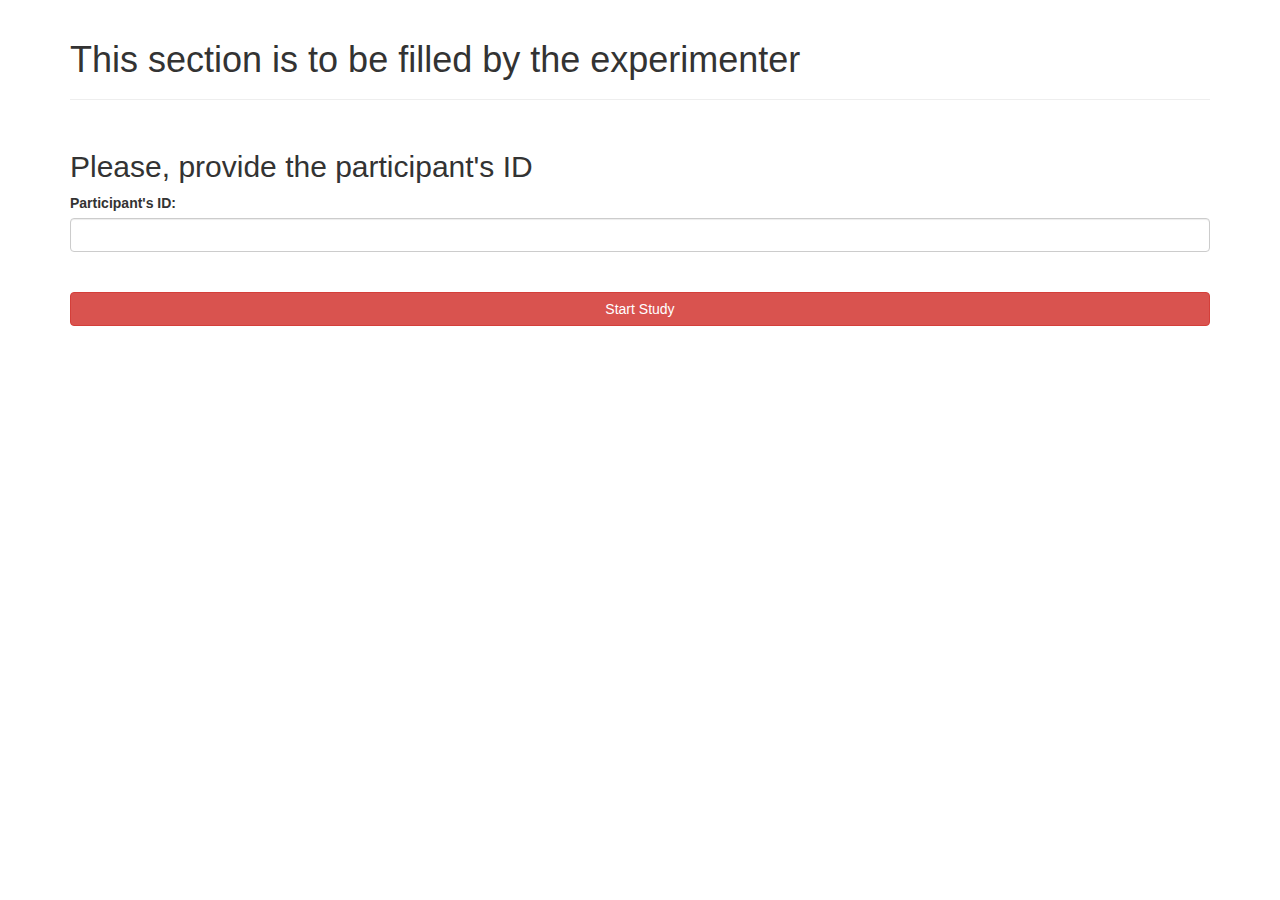
<file: index.html>
<!DOCTYPE html>
<html>
<head>
	<meta charset="utf-8">
	<meta name="viewport" content="width=device-width, initial-scale=1">
	<link rel="stylesheet" href="https://maxcdn.bootstrapcdn.com/bootstrap/3.3.7/css/bootstrap.min.css">
	<script src="https://ajax.googleapis.com/ajax/libs/jquery/3.2.0/jquery.min.js"></script>
	<script src="https://maxcdn.bootstrapcdn.com/bootstrap/3.3.7/js/bootstrap.min.js"></script>
	<script src="scripts/sessionInfo.js"></script>
	<link rel="stylesheet" type="text/css" href="styles/index.css">
<title>PSI Study - Welcome!</title>
</head>
<body>
	<div class="container">
		<div class="page-header">
			<h1>This section is to be filled by the experimenter</h1>      
		</div>
		<h2 id="h2_daysession">Please, provide the participant's ID</h3>
		<form id="form-config" action="instructions.html">
			<div id="form-group">
				<label for="txtparticipant">Participant's ID:</label>
				<input id="txtparticipant" type="number" class="form-control" required></input>
				<br/>
				<br/>
				<input id="btn_start" type="submit" class="btn btn-danger btn-block" value="Start Study" />
			</div>
		</form>
	</div>
</body>
</html>
</file>
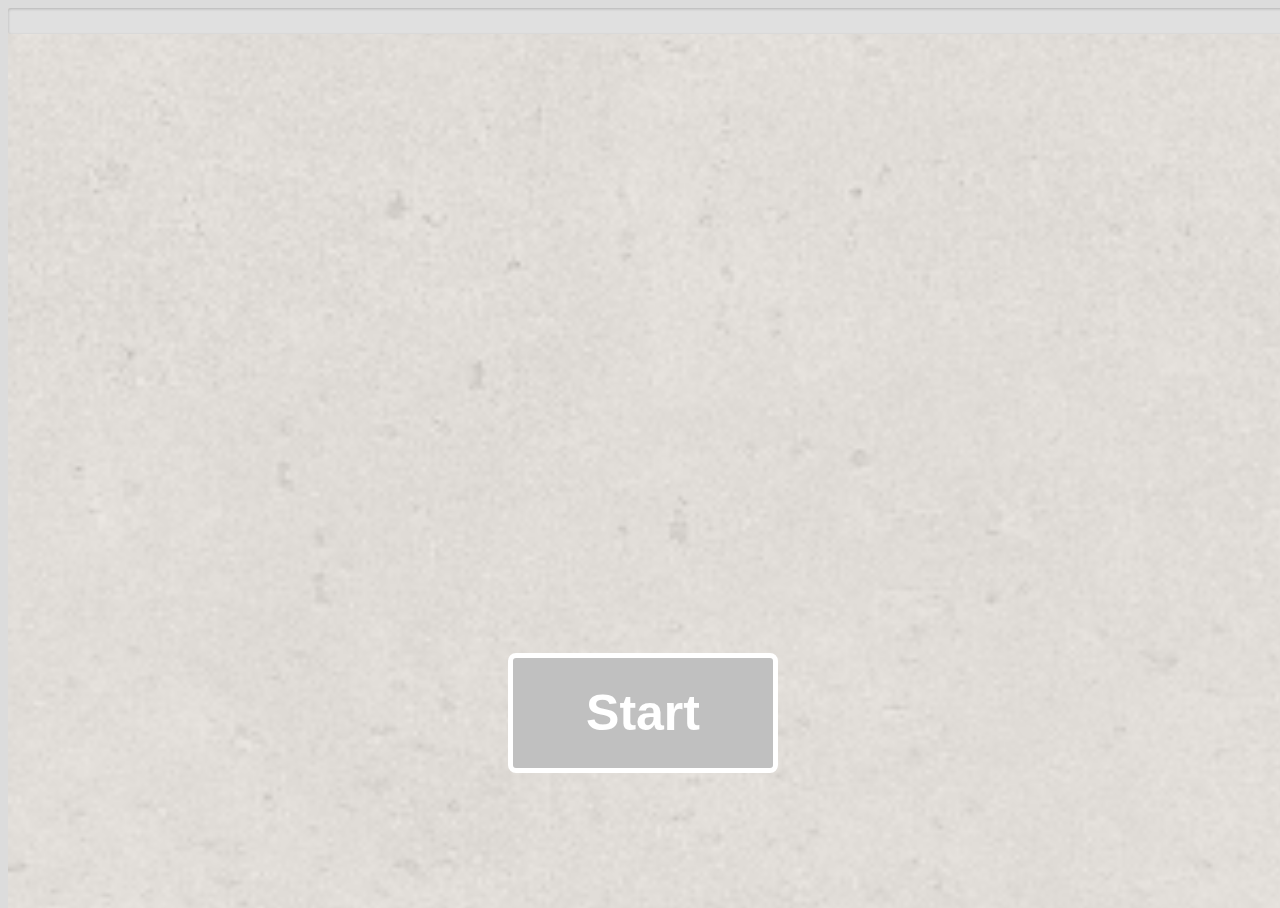
<file: cat.html>
<!DOCTYPE html>
<html>
  <head>
    <meta charset="utf-8">
    <title>Color Word Test</title>
	<script src="scripts/jquery-1.12.4.js"></script>
	<script src="scripts/jquery-ui.js"></script>
    <link href="styles/catstyle.css" rel="stylesheet" type="text/css">
  </head>
  <body>
  <audio id="sessionDing" src="resources/sessionDing.wav" preload="auto"></audio>
	<div class="bg">
	<div id="progress-bar">
		<span id="progress-bar-fill" style="width: 0%"></span>
	</div>
	<audio id="sound" src="resources/fail.wav" preload="auto"></audio>
    <img id="cat" src="resources/cat.jpg" alt="cat">
    <img id="cat2" src="resources/cat2.jpg" alt="cat2">
    <h1 id="target"></h1>
    <h2 id="choose1">Choose <span id="choose2">Important</span></h2>
	<h2 id="score1">Score: <span id="score2">0</span></h2>
	<h2 id="counter"></h2>
	<div id="popup">
	<!-- Popup Div Starts Here -->
		<div id="popupWindow">
		<!-- Visible window -->
			<div id="setting">
				<h1>Settings</h1>
				<br><br><br><br><br><br><br><br><br><br><br><br><br><br><br>
				<button id="setButton" onclick="popup_hide()">Set</button>
				<h2 id="cong_text">Congruent Mode</h2>
				<label class="switch" id="switch1">
				  <input id="checkBox1" type="checkbox">
				  <span class="slider round"></span>
				</label>
				<h2 id="adap_text">Adaptive Mode</h2>
				<label class="switch" id="switch2">
				  <input id="checkBox2" type="checkbox">
				  <span class="slider round"></span>
				</label>
				<h2 id="hide_text">Hide Counter</h2>
				<label class="switch" id="switch3">
				  <input id="checkBox3" type="checkbox" checked>
				  <span class="slider round"></span>
				</label>
			</div>
		</div>
	<!-- Popup Div Ends Here -->
	</div>
	<input type="image" id="settings_img" onclick="popup_show()" src="resources/settings.png" />
    <button class="button" id="start" onclick="startGame()">Start</button>
    <button class="button" id="button0" onclick="b0_click()"></button>
	<button class="button" id="button1" onclick="b1_click()"></button>
    <button class="button" id="button2" onclick="b2_click()"></button>
    <button class="button" id="button3" onclick="b3_click()"></button>
    </div>
	<script src="scripts/date.js"></script>
	<script src="scripts/cat.js"></script>
  </body>
</html>
</file>
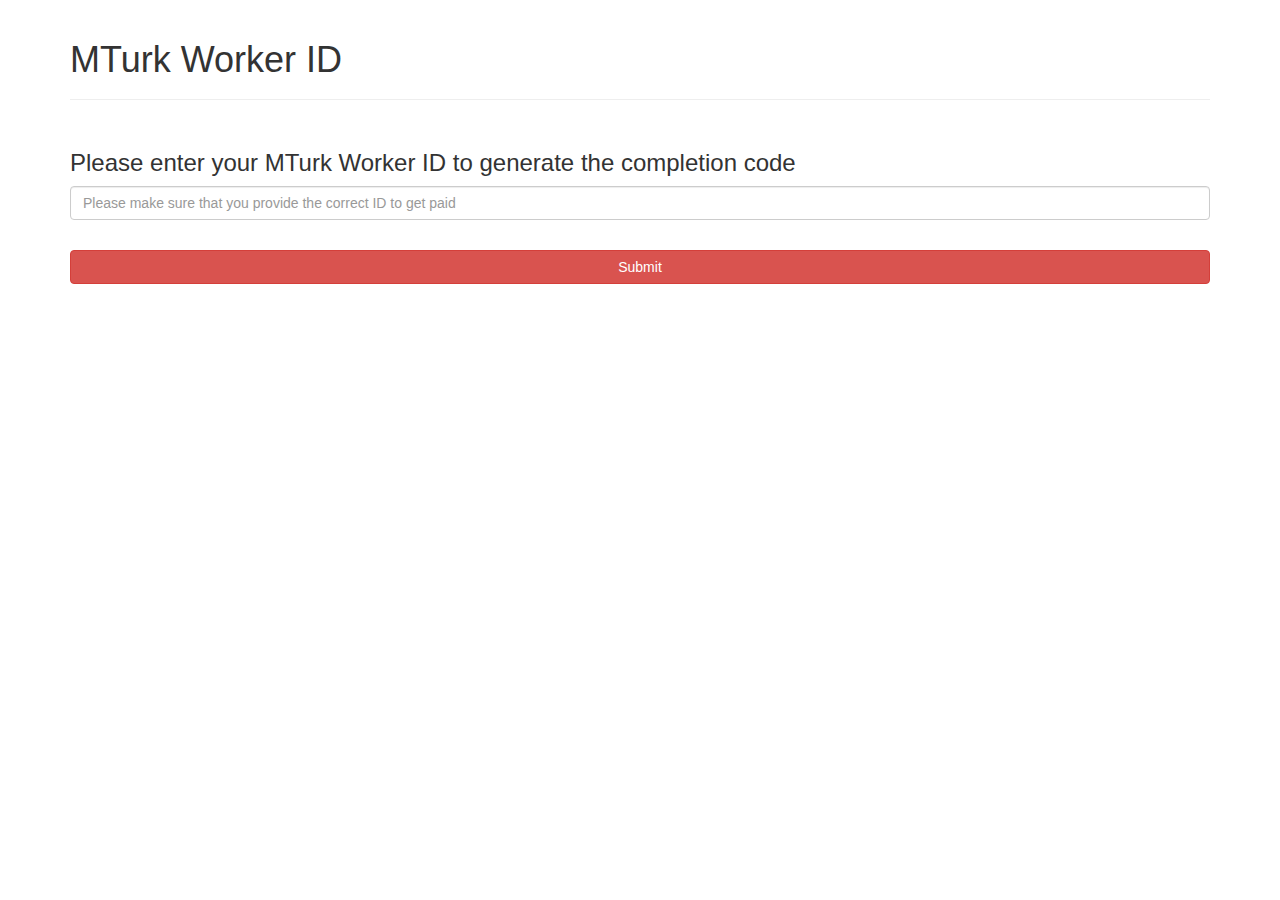
<file: code.html>
<!doctype html>
<html lang="en">
<head>
  <meta charset="utf-8">
  <meta name="viewport" content="width=device-width, initial-scale=1">
  <link rel="stylesheet" href="https://maxcdn.bootstrapcdn.com/bootstrap/3.3.7/css/bootstrap.min.css">
	<script src="https://ajax.googleapis.com/ajax/libs/jquery/3.2.0/jquery.min.js"></script>
	<script src="https://maxcdn.bootstrapcdn.com/bootstrap/3.3.7/js/bootstrap.min.js"></script>
	<script src="scripts/code.js"></script>
	<link rel="stylesheet" type="text/css" href="styles/index.css">
  <title>PSI | Survey</title>
</head>
<body>
  <div class="container">
    <div class="page-header">
			<h1>MTurk Worker ID</h1>      
		</div>
    <article>
      <form id="code-quest" action="end.html">
          <h3>Please enter your MTurk Worker ID to generate the completion code</h3>
          <input id="workerID" type="text" class="form-control" placeholder="Please make sure that you provide the correct ID to get paid" required></input>
        </section>
    	  <input type="submit" class="btn btn-danger btn-block next-page" value="Submit" />
    	</form>  
    </article>
    
  </div>
</body>
</html>
</file>
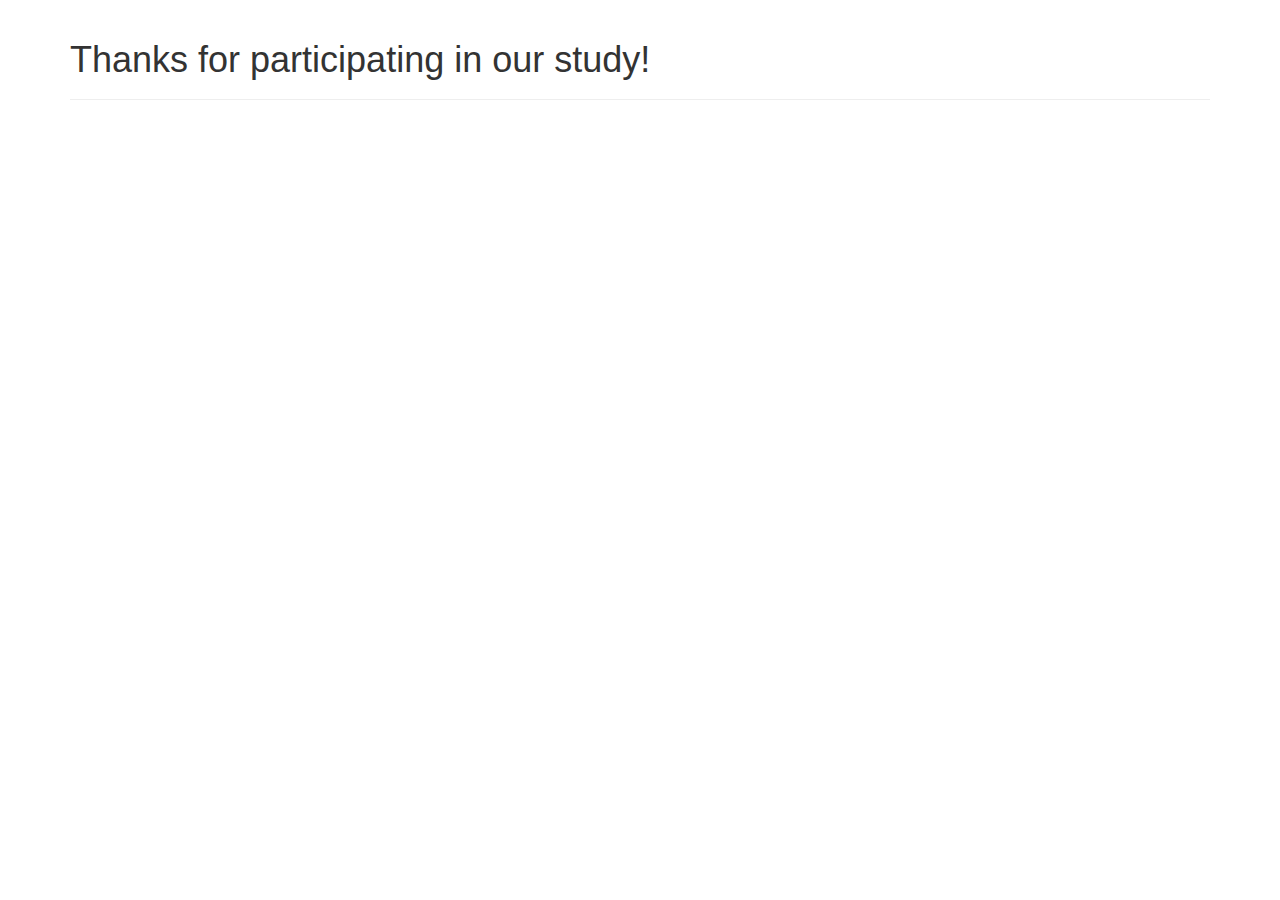
<file: end.html>
<!doctype html>
<html lang="en">
<head>
  <meta charset="utf-8">
  <meta name="viewport" content="width=device-width, initial-scale=1">
  <link rel="stylesheet" href="https://maxcdn.bootstrapcdn.com/bootstrap/3.3.7/css/bootstrap.min.css">
	<script src="https://ajax.googleapis.com/ajax/libs/jquery/3.2.0/jquery.min.js"></script>
	<script src="https://maxcdn.bootstrapcdn.com/bootstrap/3.3.7/js/bootstrap.min.js"></script>
	<script src="scripts/end.js"></script>
	<link rel="stylesheet" type="text/css" href="styles/index.css">
  <title>PSI | Thank you!</title>
</head>
<body>
  <audio id="sessionDing" src="resources/sessionDing.wav" preload="auto"></audio>
  <div class="container">
    <article>
  		<div class="page-header">
  			<h1>Thanks for participating in our study!</h1>
  		</div>
    </article>
  </div>
</body>
</html>
</file>
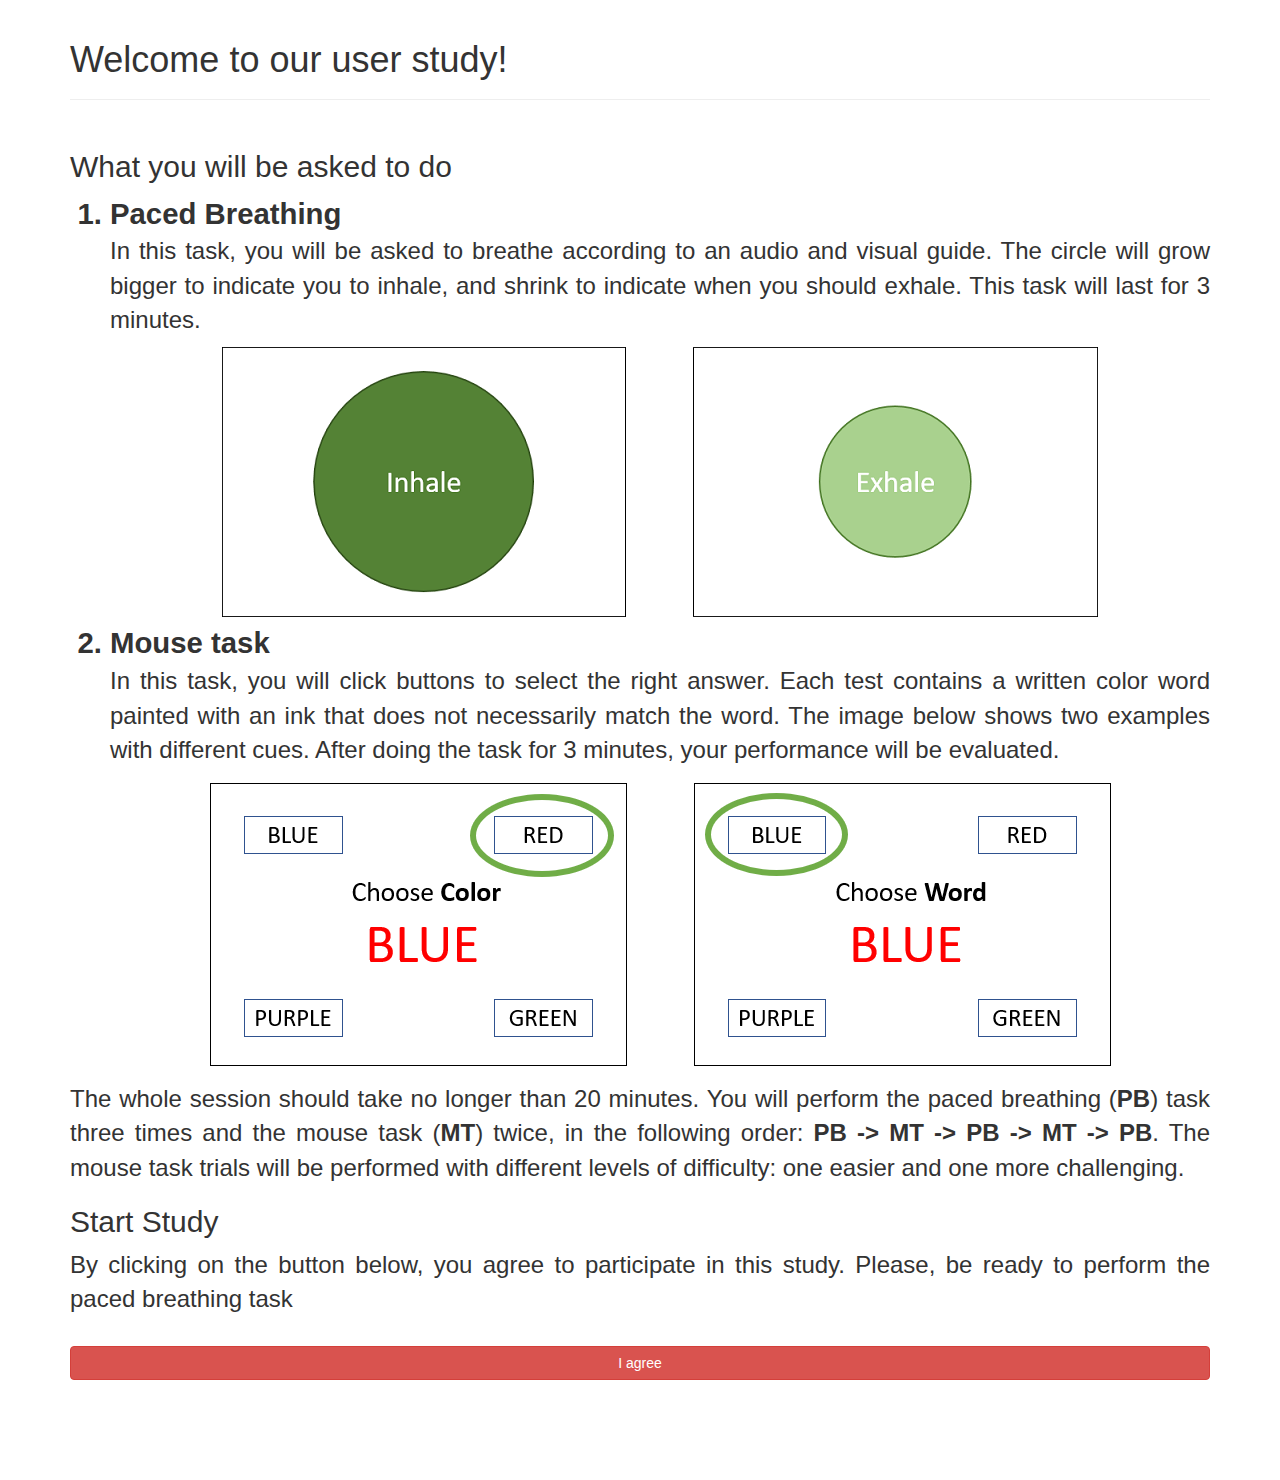
<file: instructions.html>
<!doctype html>
<html lang="en">
<head>
  <meta charset="utf-8">
  <meta name="viewport" content="width=device-width, initial-scale=1">
  <link rel="stylesheet" href="https://maxcdn.bootstrapcdn.com/bootstrap/3.3.7/css/bootstrap.min.css">
	<script src="https://ajax.googleapis.com/ajax/libs/jquery/3.2.0/jquery.min.js"></script>
	<script src="https://maxcdn.bootstrapcdn.com/bootstrap/3.3.7/js/bootstrap.min.js"></script>
	<script src="scripts/date.js"></script>
	<script src="scripts/index.js"></script>
	<link rel="stylesheet" type="text/css" href="styles/index.css">
  <title>PSI | Welcome!</title>
</head>
<body>
  <div class="container">
    <article id="homepage">
  		<div class="page-header">
  			<h1>Welcome to our user study!</h1>
  		</div>
  		<section id="sec-tasks">
    		<h2>What you will be asked to do</h2>
    		<ol id="cwt">
			  <li>Paced Breathing</li>
    		  <p>In this task, you will be asked to breathe according to an audio and visual guide. The circle will grow bigger to indicate you to inhale, and shrink to indicate when you should exhale. This task will last for 3 minutes.</p>
    		  <img class="centered-img" src="resources/paced_breathing.png"/>
    		  <li>Mouse task</li>
    		  <p>In this task, you will click buttons to select the right answer. Each test contains a written color word painted with an ink that does not necessarily match the word. The image below shows two examples with different cues. After doing the task for 3 minutes, your performance will be evaluated.</p>
			  <img class="centered-img" src="resources/cat-demo.png"/>
    		</ol>
    	<p>The whole session should take no longer than 20 minutes. You will perform the paced breathing (<strong>PB</strong>) task three times and the mouse task (<strong>MT</strong>) twice, in the following order: <strong>PB -> MT -> PB -> MT -> PB</strong>. The mouse task trials will be performed with different levels of difficulty: one easier and one more challenging.</p>
  		</section>
		<form id="form-config" action="paced_breathing.html">
  		  <h2>Start Study</h2>
  		  <p>By clicking on the button below, you agree to participate in this study. Please, be ready to perform the paced breathing task</p>
  			<input id="btn_agree" type="submit" class="btn btn-danger btn-block next-page" value="I agree" />
  		</form>
    </article>
  </div>
</body>
</html>
</file>
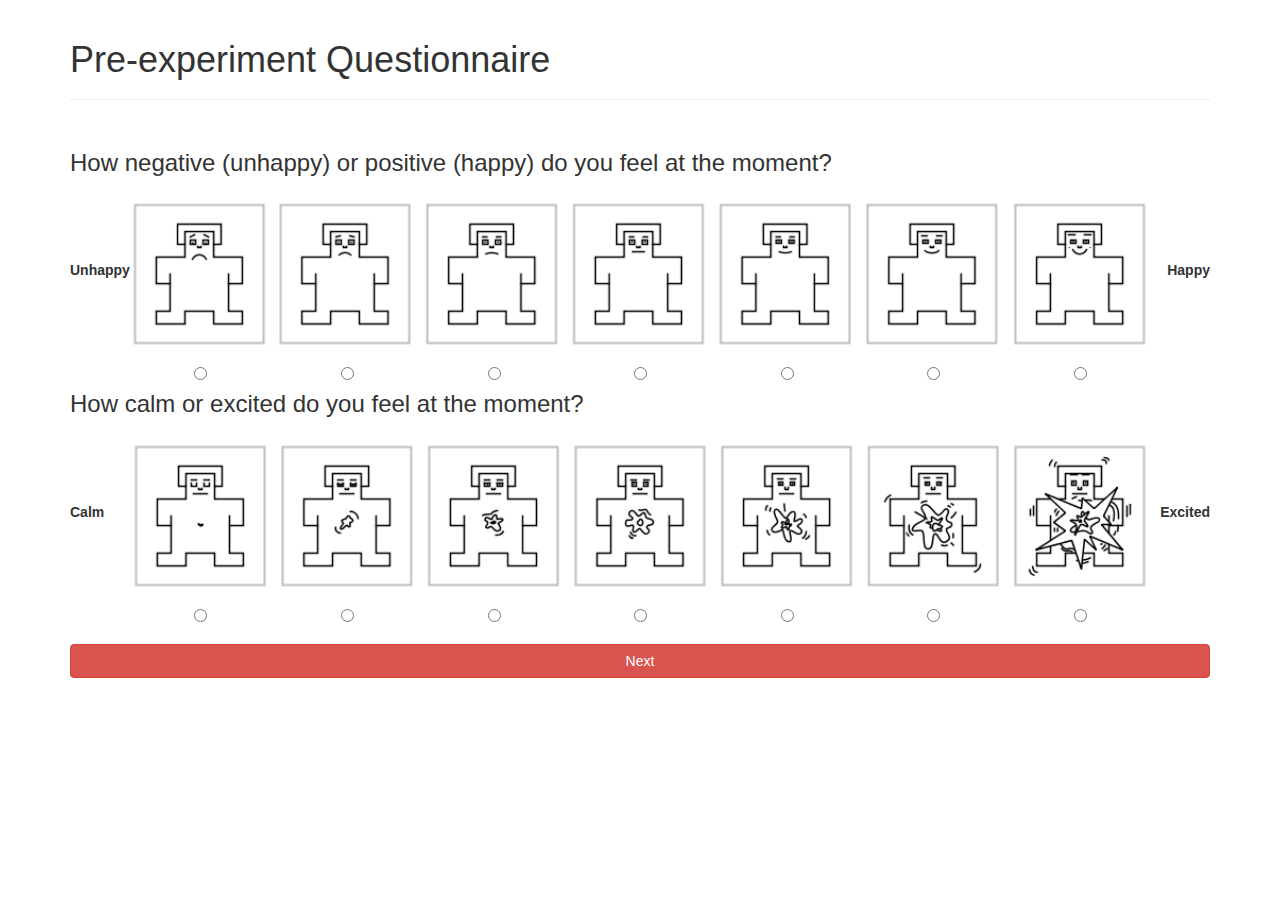
<file: preQuestionnaire.html>
<!doctype html>
<html lang="en">
<head>
  <meta charset="utf-8">
  <meta name="viewport" content="width=device-width, initial-scale=1">
  <link rel="stylesheet" href="https://maxcdn.bootstrapcdn.com/bootstrap/3.3.7/css/bootstrap.min.css">
	<script src="https://ajax.googleapis.com/ajax/libs/jquery/3.2.0/jquery.min.js"></script>
	<script src="https://maxcdn.bootstrapcdn.com/bootstrap/3.3.7/js/bootstrap.min.js"></script>
	<script src="scripts/preQuestionnaire.js"></script>
	<link rel="stylesheet" type="text/css" href="styles/index.css">
  <title>PSI | Survey</title>
</head>
<body>
  <div class="container">
    <div class="page-header">
			<h1>Pre-experiment Questionnaire</h1>      
		</div>
    <article>
      <form id="pre-quest" action="cat.html">
        <section class="group-SAM">
          <div class="affect-img">
						<h3>How negative (unhappy) or positive (happy) do you feel at the moment?</h3>
						<img src="resources/valence.png">
					</div>
					<div class="label-left"><label>Unhappy</label></div>
					<div class="group-radio-btns">
						<label class="radio-inline"><input id="rb-val1" type="radio" value="1" name="valenceradio" required></label>
						<label class="radio-inline"><input id="rb-val2" type="radio" value="2" name="valenceradio"></label>
						<label class="radio-inline"><input id="rb-val3" type="radio" value="3" name="valenceradio"></label>
						<label class="radio-inline"><input id="rb-val4" type="radio" value="4" name="valenceradio"></label>
						<label class="radio-inline"><input id="rb-val5" type="radio" value="5" name="valenceradio"></label>
						<label class="radio-inline"><input id="rb-val6" type="radio" value="6" name="valenceradio"></label>
						<label class="radio-inline"><input id="rb-val7" type="radio" value="7" name="valenceradio"></label>
					</div>
					<div class="label-right"><label>Happy  </label></div>
        </section>
        <section class="group-SAM">
          <div class="affect-img">
						<h3>How calm or excited do you feel at the moment?</h3>
						<img src="resources/arousal.png">
					</div>
					<div class="label-left"><label>Calm</label></div>
					<div class="group-radio-btns">
						<label class="radio-inline"><input id="rb-aro1" type="radio" value="1" name="arousalradio" required></label>
						<label class="radio-inline"><input id="rb-aro2" type="radio" value="2" name="arousalradio"></label>
						<label class="radio-inline"><input id="rb-aro3" type="radio" value="3" name="arousalradio"></label>
						<label class="radio-inline"><input id="rb-aro4" type="radio" value="4" name="arousalradio"></label>
						<label class="radio-inline"><input id="rb-aro5" type="radio" value="5" name="arousalradio"></label>
						<label class="radio-inline"><input id="rb-aro6" type="radio" value="6" name="arousalradio"></label>
						<label class="radio-inline"><input id="rb-aro7" type="radio" value="7" name="arousalradio"></label>
					</div>
					<div class="label-right"><label>Excited</label></div>
        </section>
        <section class="survey_computer_usage">
          <h3>Age:</h3>
          <input id="entry-age" type="number" min="18" max="100" class="form-control" name="age" required></input>
          <h3>Select your gender:</h3>
          <select class="form-control" id="gender" name="gender">
          	<option>Female</option>
						<option>Male</option>
						<option>Other</option>
					</select>
          <h3>How much time per week (hours) on average do you spend on a computer?</h3>
          <input id="entry-pc-usage-week" type="number" min="1" max="168" class="form-control" required></input>
          <h3>How long (years) have you been using computers?</h3>
          <input id="entry-pc-usage-life" type="number" min="1" max="100" class="form-control" required></input>
        </section>
    	  <input type="submit" class="btn btn-danger btn-block next-page" value="Next" />
    	  
    	</form>  
    </article>
    
  </div>
</body>
</html>
</file>
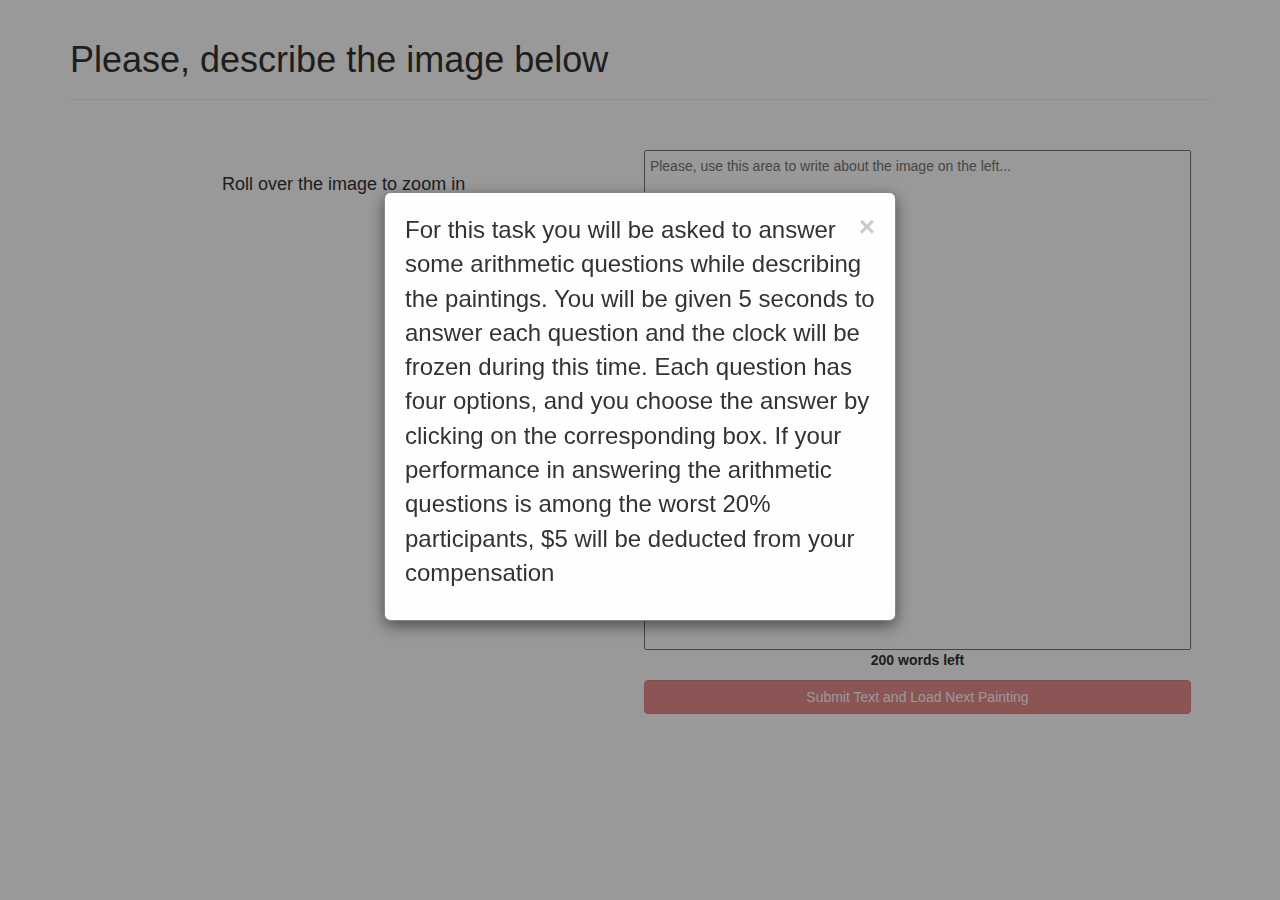
<file: typingTask.html>
<!doctype html>
<html lang="en">
<head>
  <meta charset="utf-8">
  <meta name="viewport" content="width=device-width, initial-scale=1">
  <link rel="stylesheet" href="https://maxcdn.bootstrapcdn.com/bootstrap/3.3.7/css/bootstrap.min.css">
	<script src="https://ajax.googleapis.com/ajax/libs/jquery/3.2.0/jquery.min.js"></script>
	<script src="https://maxcdn.bootstrapcdn.com/bootstrap/3.3.7/js/bootstrap.min.js"></script>
	<script src="scripts/mat.js"></script>
    <script src="scripts/typingTask.js"></script>
	<link rel="stylesheet" type="text/css" href="styles/index.css">
	<link rel="stylesheet" type="text/css" href="styles/mat.css">
  <title>PSI | Typing Task</title>
</head>
<body>
	<audio id="sessionDing" src="resources/sessionDing.wav" preload="auto"></audio>
	<!-- The Modal -->
	<div id="myModal" class="modal">
		<div class="modal-content">
	    <span class="close">&times;</span>
	    <p>For this task you will be asked to answer some arithmetic questions while describing the paintings. You will be given 5 seconds to answer each question and the clock will be frozen during this time. Each question has four options, and you choose the answer by clicking on the corresponding box. If your performance in answering the arithmetic questions is among the worst 20% participants, $5 will be deducted from your compensation</p>
	  </div>
	</div>
	<!-- The Modal -->
	<div id="mat-container" class="mat-modal">
		<div class="mat-modal-content">
		    <div class="mat-question"></div>
		    <div class="mat-progress">
		        <div class="mat-bar"></div>
		    </div>
		    <div class="mat-answers">
		        <div id="mat1" class="mat-option"></div>
    		    <div id="mat2" class="mat-option"></div>
    		    <div id="mat3" class="mat-option"></div>
    		    <div id="mat4" class="mat-option"></div>
		    </div>
	    </div>
	</div>
	<div class="container">
    <div class="page-header">
		<h1>Please, describe the image below <span class="timer" style="font-size:40px;float:right"></span></h1>
	</div>
	<div class="circle"></div>
    <div class="typing-container">
      <div class="typing-img-container">
        <img/>
        <h4>Roll over the image to zoom in</h4>
      </div>
      <div class="typing-text-container">
        <textarea id="composition" rows="30" oncontextmenu="return false;" placeholder="Please, use this area to write about the image on the left..."></textarea>
        <label id="num_words_left">200 words left</label>
        <input id="btn_submit" type="submit" class="btn btn-danger btn-block" value="Submit Text and Load Next Painting" disabled/>
      </div>
    </div>
  </div>
</body>
</html>
</file>
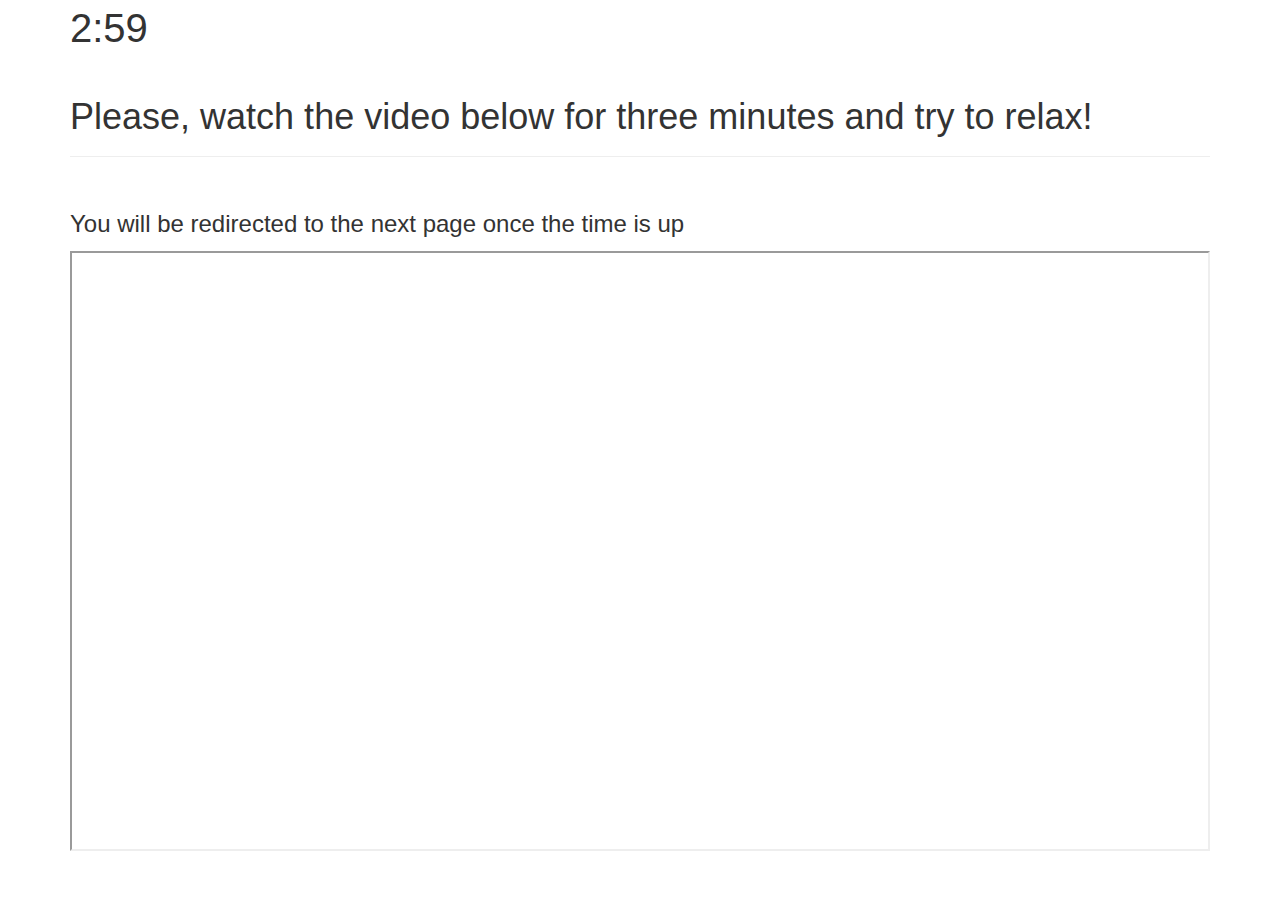
<file: video.html>
<!doctype html>
<html lang="en">
<head>
  <meta charset="utf-8">
  <meta name="viewport" content="width=device-width, initial-scale=1">
  <link rel="stylesheet" href="https://maxcdn.bootstrapcdn.com/bootstrap/3.3.7/css/bootstrap.min.css">
	<script src="https://ajax.googleapis.com/ajax/libs/jquery/3.2.0/jquery.min.js"></script>
	<script src="https://maxcdn.bootstrapcdn.com/bootstrap/3.3.7/js/bootstrap.min.js"></script>
	<script src="scripts/timerVideo.js"></script>
	<link rel="stylesheet" type="text/css" href="styles/index.css">
  <title>PSI | Transition</title>
</head>
<body>
  <audio id="sessionDing" src="resources/sessionDing.wav" preload="auto"></audio>
  <div class="container">
    <div class="timer" style="text-align:left;font-size: 40px;margin-top:0px;"></div>
    <article>
  		<div class="page-header">
  			<h1>Please, watch the video below for three minutes and try to relax!</h1>
  		</div>
  		<section class="video-container">
  		  <p>You will be redirected to the next page once the time is up</p>
  		  <iframe width="100%" height="600px"
          src="https://www.youtube.com/embed/1ZYbU82GVz4?autoplay=1">
        </iframe>
  		</section>
    </article>
  </div>
</body>
</html>
</file>
<file: styles/index.css>
html,
body {
  width: 100%;
  height: 100%;
}

#homepage p {
    text-align: justify;
    text-justify: inter-word;
}

#homepage li {
    font-weight: bold;
}

.container #sec-tasks li {
	font-size: 22pt;
}

.container p {
	font-size: 18pt;
}

.centered-img {
    display: table;
    margin: 0 auto;
    margin-bottom: 5px;
}

.page-header {
    margin-bottom: 50px;
}

.affect-img img {
    width: 90%;
    display: table;
    margin: 0 auto;
    margin-top: 20px;
}

.label-left {
	position: absolute;
	top: 50%;
	left: 0;
}

.label-right {
	position: absolute;
	top: 50%;
	right: 0;
}

.group-SAM {
    position: relative;
}

.group-radio-btns {
	margin-left: 10.9%;
}

.group-radio-btns .radio-inline {
	margin-right: 11.1%;
}

.next-page {
    margin-top: 30px;
    margin-bottom: 100px;
}

.question-tlx {
    position: relative;
    margin-top: 30px;
    margin-bottom: 30px;
}

.question-tlx h3 {
    margin-bottom: 30px;
}

.label-low {
    position: absolute;
    left: 0;
    top: 65%;
}

.label-high {
    position: absolute;
    right: 0;
    top: 65%;
}

.tlx-option-wrapper {
    width: 80%;
    display: table;
    margin: 0 auto;
}

.tlx-option-wrapper .tlx-option{
    display: inline-block;
    width: 5%;
    height: 30px;
    border: 1px solid black;
    background: white;
}

@supports (-ms-ime-align:auto) {
    .tlx-option-wrapper .tlx-option {
       margin-right: -5px;
   }
}

@-moz-document url-prefix() { 
  .tlx-option-wrapper .tlx-option {
       margin-right: -5px;
   }
}

@media screen and (-ms-high-contrast: active), (-ms-high-contrast: none) {
   .tlx-option-wrapper .tlx-option {
       margin-right: -5px;
   }
}

.tlx-option-wrapper .tlx-option:hover{
    background: #d9534f;
    cursor: pointer;
}

.tlx-option-wrapper .tlx-option.selected{
    background: #d9534f;
}

.typing-container {
    display: block;
    width: 100%;
}

.typing-img-container, .typing-text-container {
    display: inline-block;
    width: 48%;
}

.typing-img-container img, .typing-text-container textarea {
    width: 100%;
    vertical-align: top;
    transition: all .2s ease-in-out;
}

.typing-img-container img:hover {
    cursor: zoom-in;
    transform: scale(1.5);
    transform-origin: 100% 0%;
}

.typing-text-container {
    margin-left: 2%;
    vertical-align: top;
}

.typing-img-container h4 {
    display: table;
    margin: 0 auto;
    margin-top: 5px;
}

.typing-text-container textarea {
    height: 500px;
    padding: 5px 5px 5px 5px;
    resize: none;
}

.typing-text-container input {
    margin-top: 10px;
}

.typing-text-container label {
    display: table;
    margin: 0 auto;
}

/* The Modal (background) */
.modal {
    display: none; /* Hidden by default */
    position: fixed; /* Stay in place */
    z-index: 1; /* Sit on top */
    padding-top: 15%; /* Location of the box */
    left: 0;
    top: 0;
    width: 100%; /* Full width */
    height: 100%; /* Full height */
    overflow: auto; /* Enable scroll if needed */
    background-color: rgb(0,0,0); /* Fallback color */
    background-color: rgba(0,0,0,0.4); /* Black w/ opacity */
}

/* Modal Content */
.modal-content {
    background-color: #fefefe;
    font-size: 18pt;
    margin: auto;
    padding: 20px;
    border: 1px solid #888;
    width: 40%;
}

/* The Close Button */
.close {
    color: black;
    float: right;
    font-size: 28px;
    font-weight: bold;
}

.close:hover,
.close:focus {
    color: #000;
    text-decoration: none;
    cursor: pointer;
}

.circle {
    display: none;
    margin: 0 auto;
    margin-top: -20px;
    margin-bottom: 20px;
	border-radius: 50%;
	border-style: solid;
	border-width: 1px;
	background: white;
	width: 100px;
	height: 100px;
}

.circle.red {
    background: red;
}

.circle.green {
    background: green;
}

#myProgress {
  width: 100%;
  background-color: #ddd;
}

#myBar {
  width: 1%;
  height: 30px;
  background-color: #4CAF50;
}

#upload-message {
    display: table;
    margin: 0 auto;
    margin-top: 30px;
    font-weight: bold;
}

#code {
    display: none;
    margin: 0 auto;
    margin-top: 30px;
    font-weight: bold;
    font-size: 18pt;
}

.checkboxContainer * {
    margin-bottom: 10px;
    margin-top: 10px;
    display: inline-block;
}

.paced-breathing-container {
	margin: auto;
	width: 50%;
}
</file>
<file: styles/catstyle.css>
*{
    -webkit-user-select: none;
    -moz-user-select: none;
    -ms-user-select: none;
    user-select: none;
}
html {
  background-color: #DCDCDC;
  font-family: sans-serif;
  height: 100%;
  margin: 0;
}
.bg {
    /* The background image */
    background-image: url("../resources/bg.png");
    background-position: center;
    background-size: cover;
    position:absolute;
    width:100%;
    height:100%;
}
.button {
    color: white;
    background-color: #C0C0C0;
    text-align: center;
    font-size: 40px;
    border-radius: 8px;
    border: 4px solid white;
    height: 80px;
    width: 220px;
    font-weight: bold;
}
.button:hover {
    background-color: #DCDCDC;
	cursor: pointer;
}
#button0 {
    position:absolute;
    top: 5%;
    left: 5%;
}
#button1 {
    position:absolute;
    bottom: 5%;
    left: 5%;
}
#button2 {
    position:absolute;
    top: 5%;
    right: 5%;
}
#button3 {
    position:absolute;
    bottom: 5%;
    right: 5%;
}
#start {
    font-size: 50px;
    border: 5px solid white;
    height: 120px;
    width: 270px;
    font-weight: bold;
    position:absolute;
    bottom: 15%;
    left: 50%;
	margin-left:-140px;
}
#settings_img {
	position: absolute;
    bottom: 2%;
    left: 50%;
	width: 3%;
    text-align: center;
	margin-left:-30px
}
#popup {
width:100%;
height:100%;
opacity:0.98;
top:0;
left:0;
display:none;
position:fixed;
background-color:#313131;
overflow:auto
}
#popupWindow {
position:absolute;
left:50%;
top:17%;
margin-left:-160px;
}
#setting {
max-width:300px;
min-width:250px;
padding:10px 50px;
border:2px solid gray;
border-radius:10px;
font-family:raleway;
background-color:#fff
}
#target {
	position:absolute;
    top: 40%;
    left: 50%;
    transform: translate(-50%, -50%);
    font-size: 140px;
    font-weight: bold;
}
#choose1 {
	position:absolute;
    top: 30%;
    left: 50%;
    transform: translate(-50%, -50%);
    font-size: 60px;
    color:#B8860B;
}
#choose2 {
    font-size: 70px;
    font-style: oblique;
}
#score1 {
	position:absolute;
    top: 5%;
    left: 50%;
    transform: translate(-50%, -50%);
    font-size: 60px;
    color:#5F9EA0;
	font-style: oblique;
}
#score2 {
    font-size: 70px;
	font-style: normal;
}
#counter {
	position:absolute;
  color: #5F9EA0;
  bottom: 10%;
  left: 46%;
	font-size: 90px;
    /* transform: translate(-50%, -50%); */
}
#cat {
	position:absolute;
    bottom: 30%;
    left: 0%;
}
#cat2 {
	position:absolute;
    bottom: 30%;
    right: 0%;
}
#progress-bar {
    width: calc(100% - 6px);
    height: 20px;
    background: #e0e0e0;
    padding: 3px;
    border-radius: 3px;
    box-shadow: inset 0 1px 3px rgba(0, 0, 0, .2);
}
#progress-bar-fill {
    display: block;
    height: 20px;
    background: #659cef;
    border-radius: 3px;
}
#switch1 {
  bottom: 60%;
  left: 80%;
}
#switch2 {
  bottom: 45%;
  left: 80%;
}
#switch3 {
  bottom: 30%;
  left: 80%;
}
#cong_text {
  position: absolute;
  bottom: 60%;
  left: 15%;
}
#adap_text {
  position: absolute;
  bottom: 45%;
  left: 15%;
}
#hide_text {
  position: absolute;
  bottom: 30%;
  left: 15%;
}
#setButton {
	position: absolute;
    bottom: 5%;
    left: 25%;
    color: white;
    background-color: #C0C0C0;
    text-align: center;
    font-size: 30px;
    border-radius: 8px;
    height: 70px;
    width: 160px;
    font-weight: bold;
}
.switch {
	position: absolute;
	transform: translate(-50%, -50%);
	width: 60px;
	height: 34px;
}
.switch input {display:none;}
.slider {
  position: absolute;
  cursor: pointer;
  top: 0;
  left: 0;
  right: 0;
  bottom: 0;
  background-color: #ccc;
  -webkit-transition: .4s;
  transition: .4s;
}
.slider:before {
  position: absolute;
  content: "";
  height: 26px;
  width: 26px;
  left: 4px;
  bottom: 4px;
  background-color: white;
  -webkit-transition: .4s;
  transition: .4s;
}
input:checked + .slider {
  background-color: #2196F3;
}
input:focus + .slider {
  box-shadow: 0 0 1px #2196F3;
}
input:checked + .slider:before {
  -webkit-transform: translateX(26px);
  -ms-transform: translateX(26px);
  transform: translateX(26px);
}
/* Rounded sliders */
.slider.round {
  border-radius: 34px;
}
.slider.round:before {
  border-radius: 50%;
}
</file>
<file: styles/mat.css>
.mat-modal {
    display: none; /* Hidden by default */
    position: fixed; /* Stay in place */
    z-index: 1; /* Sit on top */
    padding-top: 20%; /* Location of the box */
    left: 0;
    top: 0;
    width: 100%; /* Full width */
    height: 100%; /* Full height */
    overflow: auto; /* Enable scroll if needed */
    background-color: rgb(0,0,0); /* Fallback color */
    background-color: rgba(0,0,0,0.4); /* Black w/ opacity */
}

.mat-modal-content {
    background-color: #fefefe;
    font-size: 18pt;
    margin: auto;
    padding: 20px;
    border: 1px solid #888;
    width: 50%;
}

.mat-question {
    font-size: 24pt;
}

.mat-modal-content,
.mat-question {
    display: table;
    margin: 0 auto;
}

.mat-question {
    margin-bottom: 30px;
}

.mat-option {
    width: calc(50% - 4px);
    height: 40px;
    line-height: 40px;
    display: inline-block;
    border-width: thin;
    border-style: solid;
    margin-bottom: 10px;
    text-align: center;
    vertical-align: middle;
    cursor: pointer;
}

.mat-option:hover {
    background-color: #DCDCDC;
}

.mat-progress {
    margin-bottom: 10px;
    width: 100%;
    background-color: #DCDCDC;
}

.mat-bar {
    width: 1%;
    height: 30px;
    background-color: green;
}
</file>
